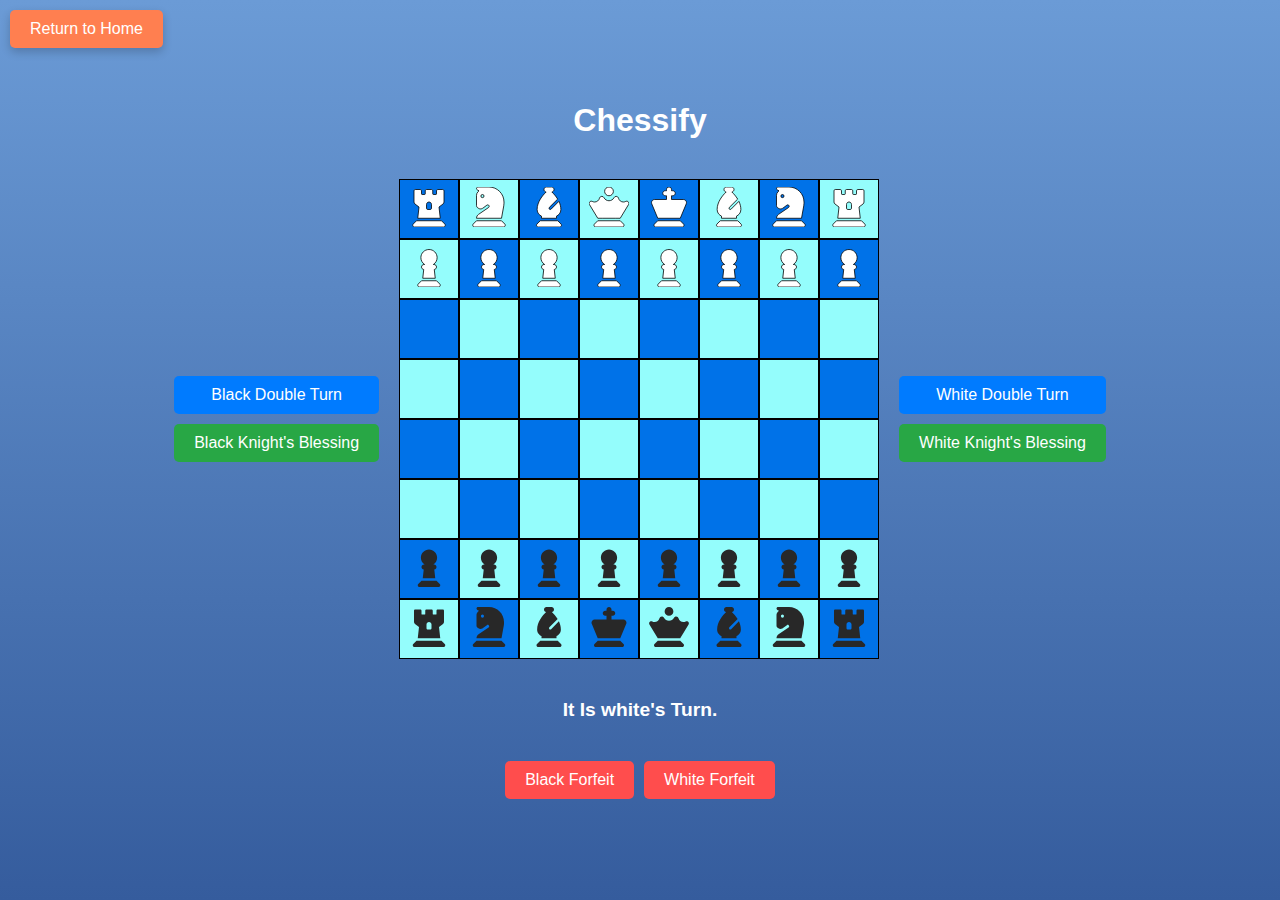
<file: New Folder With Items/index.html>
<!DOCTYPE html>
<html lang="en">

<head>
    <meta charset="UTF-8">
    <meta name="viewport" content="width=device-width, initial-scale=1.0">
    <title>Chessify</title>
    <link rel="stylesheet" href="style.css">
</head>

<body>
    <h1>Chessify</h1>

    <div class="game-container">
        <div id="black-controls" class="side-controls">
            <button id="black-double-turn" class="double-turn-button">Black Double Turn</button>
            <button id="black-knight-blessing" class="blessing-button">Black Knight's Blessing</button>
            

        </div>
    
        <div id="gameboard"></div>
    
        <div id="white-controls" class="side-controls">
            <button id="white-double-turn" class="double-turn-button">White Double Turn</button>
            <button id="white-knight-blessing" class="blessing-button">White Knight's Blessing</button>
        </div>
    </div>

<div class="return-container">
    <button class="button return-home" onclick="location.href='Chessify.html'">Return to Home</button>
</div>

    <div class="bars">
        <p class="turnbar">It Is <span id="player"></span>'s Turn.</p>
        <p class="infobar" id="info-display"></p>
        <p class="errbar" id="err"></p>
    </div>

    <!-- Bottom controls -->
    <div class="bottom-controls">
        <button id="black-forfeit" class="forfeit-button">Black Forfeit</button>
        <button id="white-forfeit" class="forfeit-button">White Forfeit</button>
    </div>

    <script src="pieces.js"></script>
    <script src="app.js"></script>
</body>

</html>
</file>
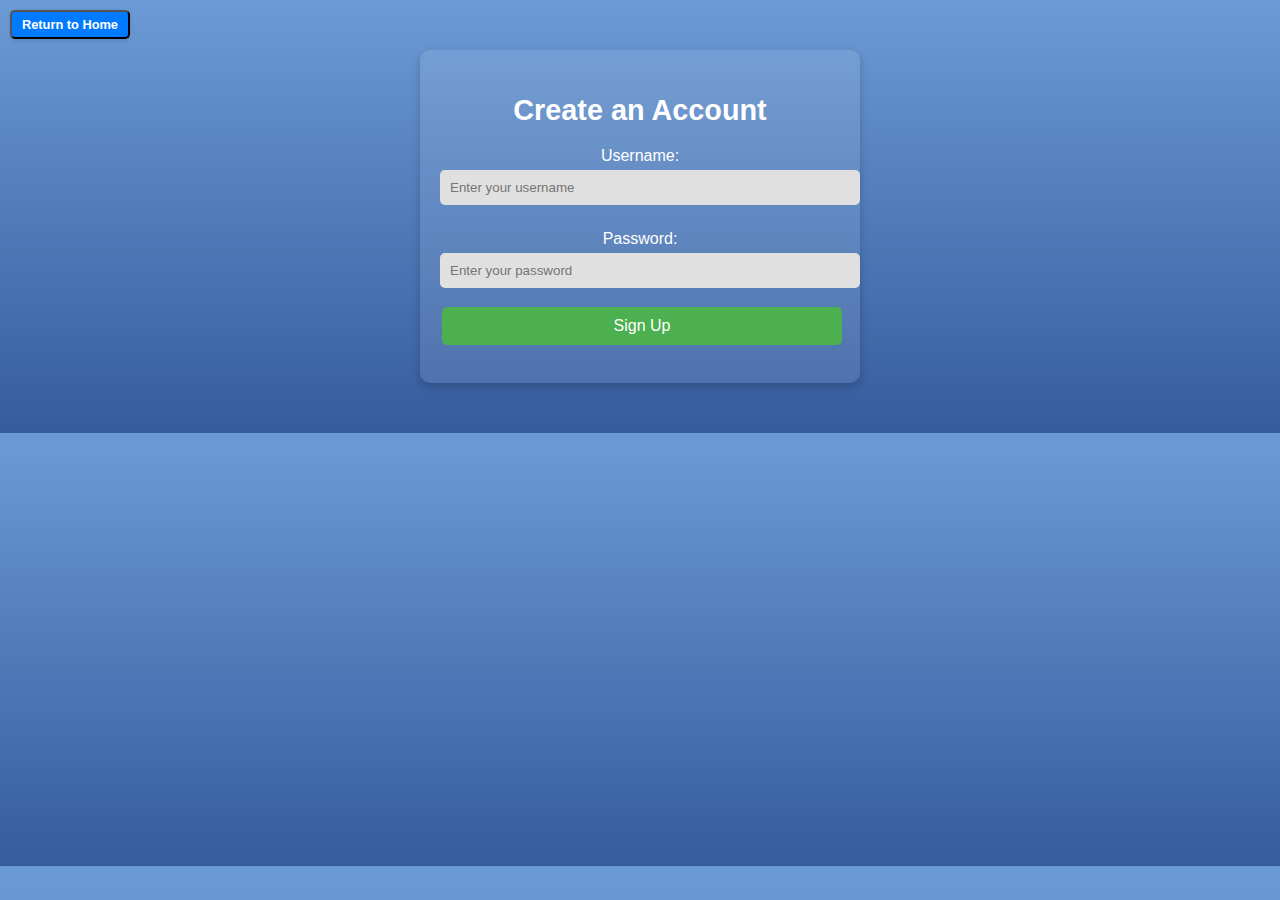
<file: New Folder With Items/Account.html>
<!DOCTYPE html>
<html lang="en">
<head>
  <meta charset="utf-8">
  <meta name="viewport" content="width=device-width, initial-scale=1.0">
  <title>Create an Account</title>
  <link rel="stylesheet" href="styles.css">
  <style>
    .form-container {
      max-width: 400px;
      margin: 50px auto;
      background: rgba(255, 255, 255, 0.1);
      padding: 20px;
      border-radius: 10px;
      box-shadow: 0 4px 10px rgba(0, 0, 0, 0.2);
    }

    .form-container h2 {
      font-size: 1.8em;
      margin-bottom: 20px;
      color: #fff;
    }

    .form-container label {
      display: block;
      font-size: 1em;
      margin: 10px 0 5px;
      color: #fff;
    }

    .form-container input {
      width: 100%;
      padding: 10px;
      margin-bottom: 15px;
      border: none;
      border-radius: 5px;
      background-color: #e0e0e0;
      color: #333;
    }

    .form-container .button {
      width: 100%;
      font-size: 1em;
      padding: 10px;
      background-color: #4CAF50;
      color: white;
      border: none;
      border-radius: 5px;
      cursor: pointer;
      transition: background-color 0.3s ease;
    }

    .form-container .button:hover {
      background-color: #45a049;
    }

    .error {
      color: red;
      font-size: 0.9em;
      margin-top: 10px;
    }

    #return-home-button {
      position: absolute;
      top: 10px;
      left: 10px;
    }
  </style>
</head>
<body>
  <div class="form-container">
    <h2>Create an Account</h2>
    <form id="signup-form">
      <label for="username">Username:</label>
      <input type="text" id="username" name="username" placeholder="Enter your username" required>
      <label for="password">Password:</label>
      <input type="password" id="password" name="password" placeholder="Enter your password" required>
      <button type="submit" class="button">Sign Up</button>
    </form>
    <p class="error" id="error-message"></p>
  </div>

  <button id="return-home-button" class="home-button">Return to Home</button>

  <script>
    document.getElementById('signup-form').addEventListener('submit', function(event) {
      event.preventDefault();
      const username = document.getElementById('username').value;
      const password = document.getElementById('password').value;

      if (!username || !password) {
        document.getElementById('error-message').textContent = 'Please provide both username and password.';
        return;
      }

      const formData = { username, password };

      fetch('http://localhost:3000/signup', {
        method: 'POST',
        headers: { 'Content-Type': 'application/json' },
        body: JSON.stringify(formData)
      })
      .then(response => response.json())
      .then(data => {
        if (data.message === 'Account created successfully!') {
          alert('Account created successfully!');
          localStorage.setItem('recentUsername', username);
        } else {
          document.getElementById('error-message').textContent = data.message;
        }
      })
      .catch(error => {
        console.error('Error:', error);
        document.getElementById('error-message').textContent = 'Error connecting to the server. Please try again.';
      });
    });

    document.getElementById('return-home-button').addEventListener('click', function() {
      window.location.href = 'Chessify.html';
    });
  </script>
</body>
</html>
</file>
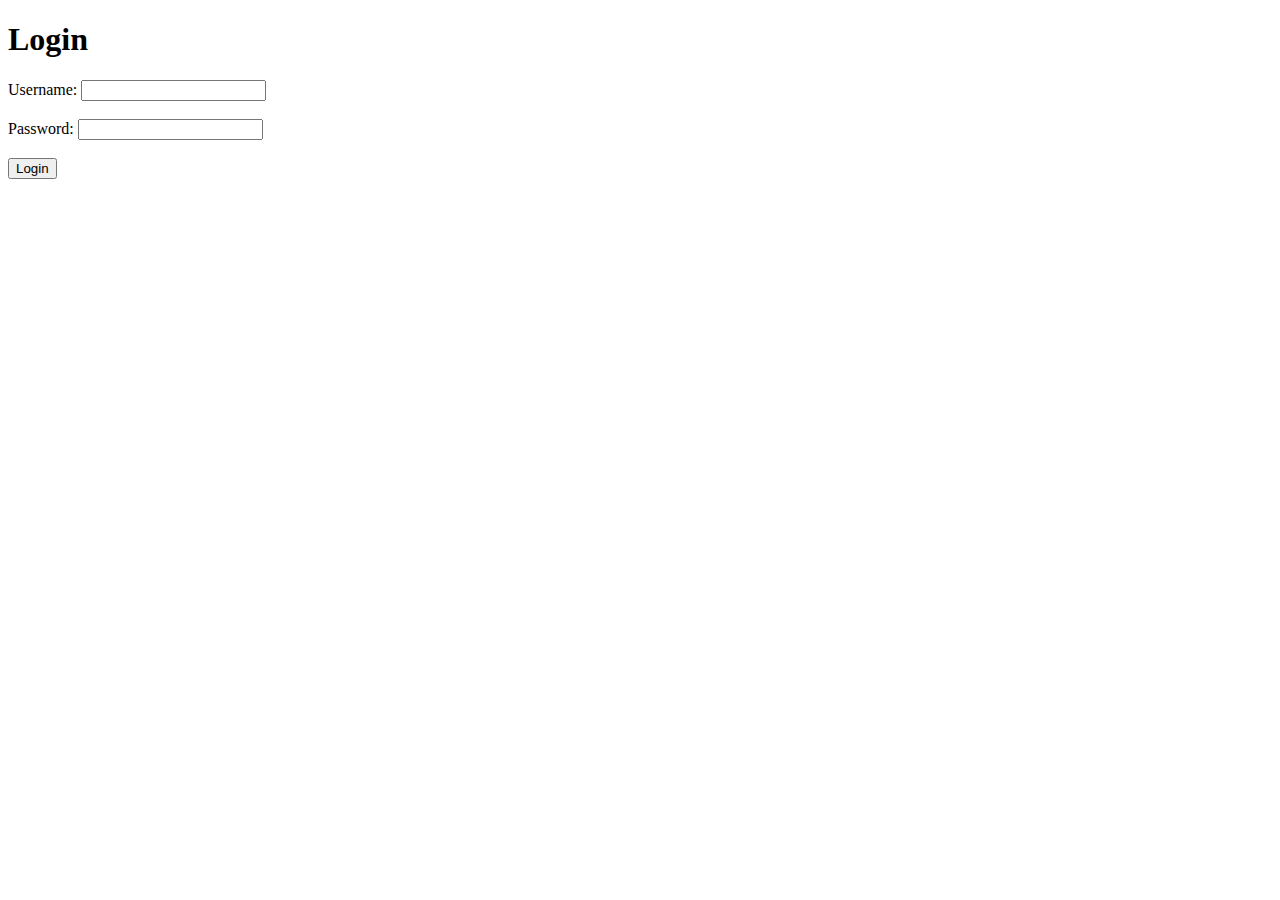
<file: New Folder With Items/login.html>
<!DOCTYPE html>
<html lang="en">
<head>
    <meta charset="UTF-8">
    <meta name="viewport" content="width=device-width, initial-scale=1.0">
    <title>Login</title>
</head>
<body>
    <h1>Login</h1>
    <form id="loginForm">
        <label for="username">Username:</label>
        <input type="text" id="username" name="username" required><br><br>
        <label for="password">Password:</label>
        <input type="password" id="password" name="password" required><br><br>
        <button type="submit">Login</button>
    </form>

    <div id="errorMessage" style="color: red; display: none;">
        Invalid username or password.
    </div>

    <script>
        document.getElementById("loginForm").addEventListener("submit", function(event) {
            event.preventDefault();

            const username = document.getElementById("username").value;
            const password = document.getElementById("password").value;

            fetch("http://localhost:3000/login", {
                method: "POST",
                headers: {
                    "Content-Type": "application/json"
                },
                body: JSON.stringify({ username, password })
            })
            .then(response => response.json())
            .then(data => {
                if (data.message === "Login successful!") {
                    // Redirect to the homepage with the username in the URL
                    window.location.href = "index.html?username=" + username;
                } else {
                    // Show error message
                    document.getElementById("errorMessage").style.display = "block";
                }
            })
            .catch(error => {
                console.error("Error:", error);
                document.getElementById("errorMessage").style.display = "block";
            });
        });
    </script>
</body>
</html>
</file>
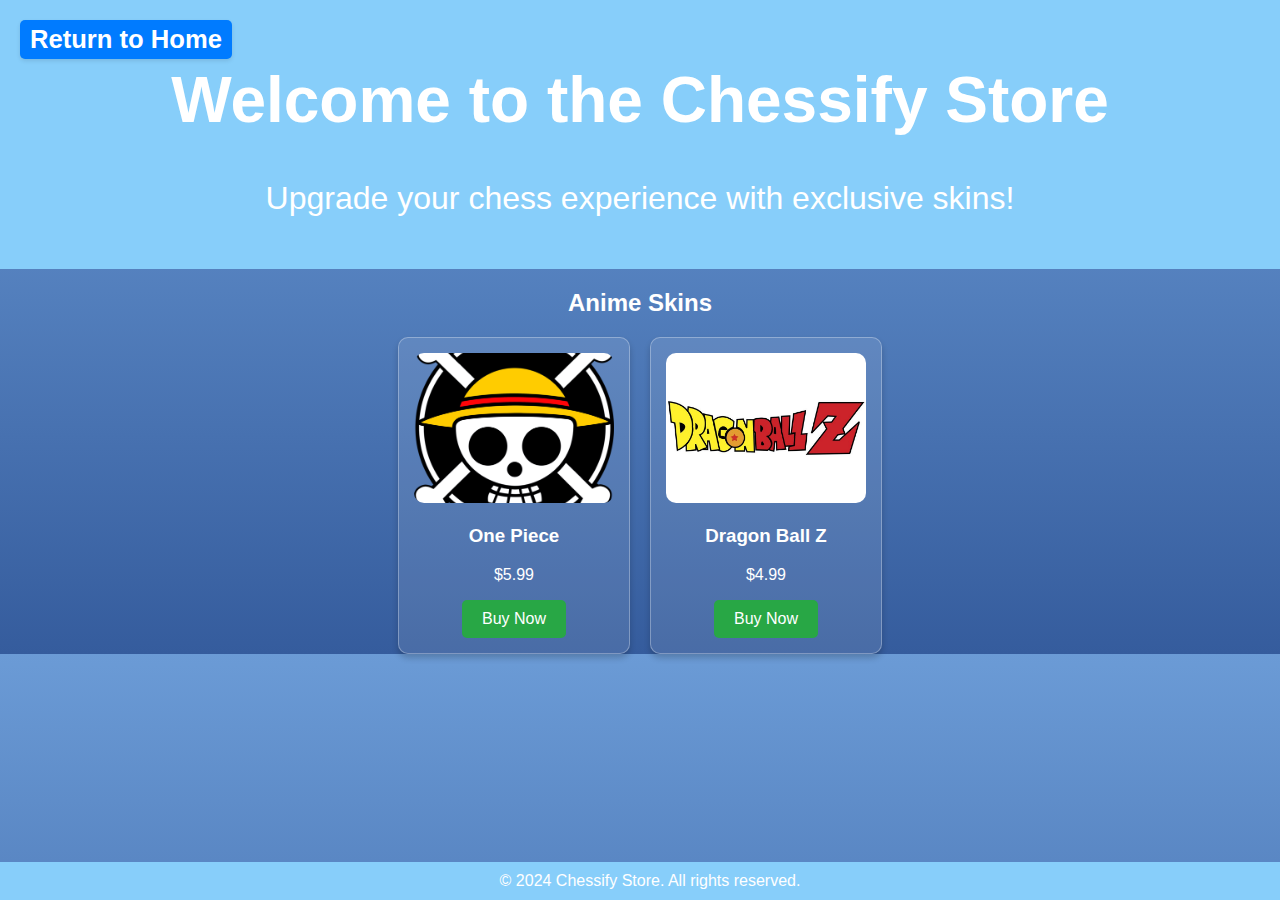
<file: New Folder With Items/store.html>
<!DOCTYPE html>
<html lang="en">
<head>
    <meta charset="UTF-8">
    <meta name="viewport" content="width=device-width, initial-scale=1.0">
    <title>Chessify Store</title>
    <link rel="stylesheet" href="styles.css">
    <style>
        .skins-container {
            display: flex;
            flex-wrap: wrap;
            gap: 20px;
            justify-content: center;
        }

        .skin-card {
            background: rgba(255, 255, 255, 0.1); /* Light transparent white */
            border: 1px solid rgba(255, 255, 255, 0.3);
            border-radius: 10px;
            width: 200px; /* Fixed card width */
            text-align: center;
            padding: 15px;
            box-shadow: 0 4px 6px rgba(0, 0, 0, 0.2);
            transition: transform 0.3s ease, box-shadow 0.3s ease;
            color: white;
        }

        .skin-card img {
            width: 100%; /* Scales image to fit the card width */
            height: 150px; /* Fixed height for consistency */
            object-fit: cover; /* Ensures the image is cropped properly */
            border-radius: 10px;
        }

        .skin-card:hover {
            transform: translateY(-10px);
            box-shadow: 0 6px 12px rgba(0, 0, 0, 0.4);
        }
    </style>
</head>
<body>
    <header>
        <a href="Chessify.html" class="home-button">Return to Home</a>
        <h1>Welcome to the Chessify Store</h1>
        <p>Upgrade your chess experience with exclusive skins!</p>
    </header>
    <main>
        <section class="store-section">
            <h2>Anime Skins</h2>
            <div class="skins-container">
                <div class="skin-card">
                    <img src="images/anime-skin1.png" alt="Anime Skin 1">
                    <h3>One Piece</h3>
                    <p>$5.99</p>
                    <button class="blessing-button">Buy Now</button>
                </div>
                <div class="skin-card">
                    <img src="images/anime-skin2.jpg" alt="Anime Skin 2">
                    <h3>Dragon Ball Z</h3>
                    <p>$4.99</p>
                    <button class="blessing-button">Buy Now</button>
                </div>
            </div>
        </section>
    </main>
    <footer>
        &copy; 2024 Chessify Store. All rights reserved.
    </footer>
</body>
</html>
</file>
<file: New Folder With Items/style.css>
* {
    margin: 0;
    padding: 0;
    box-sizing: border-box;
}

body {
    width: 100%;
    height: 100vh;
    display: flex;
    justify-content: center;
    align-items: center;
    gap: 20px;
    flex-direction: column;
    font-family: Arial, sans-serif;
    background: linear-gradient(to bottom, #6b9bd6, #355c9d); /* Added gradient from styles.css */
    color: white; /* Added text color from styles.css */
}

h1 {
    margin-bottom: 20px;
}

.game-container {
    display: flex;
    justify-content: center;
    align-items: center;
    gap: 20px; /* Space between controls and chessboard */
    position: relative;
}

.button.return-home {
    position: absolute;
    top: 10px; /* Distance from the top of the page */
    left: 10px; /* Distance from the left of the page */
    background-color: #ff7f50; /* Coral color */
    color: white;
    border: none;
    padding: 10px 20px;
    font-size: 1em;
    cursor: pointer;
    border-radius: 5px;
    box-shadow: 0px 4px 10px rgba(0, 0, 0, 0.2);
    transition: background-color 0.3s ease;
}

.button.return-home:hover {
    background-color: #e06c43; /* Slightly darker coral */
}

#gameboard {
    width: 480px;
    height: 480px;
    display: flex;
    flex-wrap: wrap;
}

.side-controls {
    display: flex;
    flex-direction: column;
    gap: 10px;
}

.double-turn-button {
    padding: 10px 20px;
    font-size: 16px;
    background-color: #007bff;
    color: white;
    border: none;
    border-radius: 5px;
    cursor: pointer;
}

.double-turn-button:disabled {
    background-color: #ccc;
    cursor: not-allowed;
}

.bottom-controls {
    display: flex;
    justify-content: center;
    gap: 10px; /* Space between the forfeit buttons */
    margin-top: 20px;
}

.forfeit-button {
    padding: 10px 20px;
    font-size: 16px;
    background-color: #ff4d4d;
    color: white;
    border: none;
    border-radius: 5px;
    cursor: pointer;
}

p {
    font-size: larger;
    font-weight: bold;
}

.square {
    width: 60px;
    height: 60px;
    border: 1px solid black;
    display: flex;
    justify-content: center;
    align-items: center;
    position: relative;
}

.beige {
    background-color: rgb(0, 114, 232);
}

.brown {
    background-color: rgb(148, 253, 252);
}

.square svg {
    width: 40px;
    height: 40px;
    position: relative;
    z-index: -9;
}

path {
    position: relative;
    z-index: -10;
}

.piece {
    position: relative;
    z-index: 10;
}

.black {
    fill: rgb(40, 40, 40);
}

.white {
    fill: rgb(255, 255, 255); /* White fill for the pieces */
    stroke: black; /* Adds a black outline */
    stroke-width: 10; /* Adjust the thickness of the outline */
}

.blessing-button {
    padding: 10px 20px;
    font-size: 16px;
    background-color: #28a745; /* Green for blessing */
    color: white;
    border: none;
    border-radius: 5px;
    cursor: pointer;
    transition: background-color 0.3s ease;
}

.blessing-button:hover {
    background-color: #218838; /* Slightly darker green */
}

.blessing-button:disabled {
    background-color: #ccc;
    cursor: not-allowed;
}
</file>
<file: New Folder With Items/styles.css>
/* ========== Import Fonts ========== */
@import url('https://fonts.googleapis.com/css2?family=Lato:wght@400;700&display=swap');

/* ========== General Styles ========== */
body {
    font-family: Arial, sans-serif;
    background: linear-gradient(to bottom, #6b9bd6, #355c9d);
    color: white;
    text-align: center;
    margin: 0;
    padding: 0;
}

header {
    background-color: #87cefa;
    padding: 20px;
    color: white;
    font-size: 2em;
}

/* ========== XP Bar Styles ========== */
.xp-container {
    margin-top: 20px;
    text-align: center;
}

.xp-bar {
    width: 1000px;
    height: 20px;
    background-color: #e0e0e0;
    border-radius: 20px;
    overflow: hidden;
    margin: 20px auto;
    box-shadow: 0px 4px 10px rgba(0, 0, 0, 0.2);
}

.xp-progress {
    height: 100%;
    background-color: lightblue;
    border-radius: 20px;
    transition: width 0.5s ease;
}

.xp-info {
    margin-top: 10px;
    font-size: 1.2em;
	display: flex;
    flex-direction: column; 
    align-items: center; 
}

.xp-info .level {
    font-weight: bold;
}

.xp-info .xp-text {
    color: #555;
}

/* ========== Container Styles ========== */

/* Used to seperate the xp bar and chess board */
 
.container div {
    margin-top: 40px; /* Space between the logo and buttons */
}

.chess-logo {
    width: 500px; /* Adjust the logo size */
    height: auto; /* Maintain aspect ratio */
    display: block; /* Center it on the page */
    margin: 20px auto; /* Add spacing and center horizontally */
}

/* ========== Button Styles ========== */
.button {
    background-color: #4CAF50; /* Green background */
    border: none;
    color: white;
    padding: 15px 32px;
    text-align: center;
    text-decoration: none;
    display: inline-block;
    font-size: 16px;
    margin: 4px 2px;
    cursor: pointer;
    border-radius: 8px;
}

.button.play-online {
    all: unset;
	position: relative;
    width: 200px;
    height: 80px;
    background-image: url('images/play_online.png');
    background-size: cover;
    background-position: center;
    cursor: pointer;
    margin: 40px 20px;
    border-radius: 30px;
    box-shadow: 0px 4px 10px rgba(0, 0, 0, 0.2);
}


.button.play-online span {
    position: absolute;
    top: 50%;
    left: 50%;
    transform: translate(-50%, -50%);
    color: white;
    font-size: 16px;
}


.button.play-online:hover {
    opacity: 0.6;
}

.button.play-offline {
    all: unset;
    width: 200px;
    height: 80px;
    background-image: url('images/play_offline.png');
    background-size: cover;
    background-position: center;
    cursor: pointer;
    margin: 40px 20px;
    border-radius: 30px;
    box-shadow: 0px 4px 10px rgba(0, 0, 0, 0.2);
}

.button.play-offline:hover {
    opacity: 0.6;
}


.tooltip {
    visibility: hidden;
    background-color: #333;
    color: #fff;
    text-align: center;
    padding: 5px;
    border-radius: 5px;
    position: absolute;
    left: 50%;
    transform: translateX(-50%);
    white-space: nowrap;
    z-index: 1;
    opacity: 0;
    transition: opacity 0.3s ease;
}

.button.play-online:hover .tooltip {
    visibility: visible;
    opacity: 1;
}

/* ========== Profile Container Styles ========== */
.profile-container {
    position: absolute;
    top: 20px;
    left: 20px;
    width: 40px;
    height: 40px;
    border-radius: 50%;
    background-color: #b0c4de;
    cursor: pointer;
	box-shadow: 0px 4px 10px rgba(0, 0, 0, 0.2);
}

.profile-container img {
    width: 100%;
    height: 100%;
    border-radius: 50%;
}

/* ========== Dropdown Menu Styles ========== */
.dropdown {
    display: none;
    position: absolute;
    top: 50px;
    left: 40px;
    background-color: #f0f8ff;
    border: 1px solid #ccc;
    box-shadow: 0 8px 16px rgba(0, 0, 0, 0.2);
    z-index: 1;
    min-width: 160px;
    text-align: left;
}

.dropdown a {
    color: #333;
    padding: 12px 16px;
    text-decoration: none;
    display: block;
}

.dropdown a:hover {
    background-color: #ddd;
}

/* ========== Footer Styles ========== */
footer {
    background-color: #87cefa;
    color: white;
    padding: 10px;
    position: fixed;
    width: 100%;
    bottom: 0;
}
.blessing-button {
    padding: 10px 20px;
    font-size: 16px;
    background-color: #28a745; /* Green for blessing */
    color: white;
    border: none;
    border-radius: 5px;
    cursor: pointer;
    transition: background-color 0.3s ease;
}

.blessing-button:hover {
    background-color: #218838; /* Slightly darker green */
}

.blessing-button:disabled {
    background-color: #ccc;
    cursor: not-allowed;
}
/* Home Button */
.home-button {
    position: absolute;
    top: 20px;
    left: 20px;
    background-color: #007bff;
    color: white;
    text-decoration: none;
    padding: 5px 10px; /* Reduced padding for a smaller button */
    border-radius: 5px;
    font-size: 0.8em; /* Smaller font size */
    font-weight: bold;
    box-shadow: 0 2px 4px rgba(0, 0, 0, 0.1); /* Slightly smaller shadow */
    transition: background-color 0.3s ease;
}

.home-button:hover {
    background-color: #0056b3;
}
</file>
